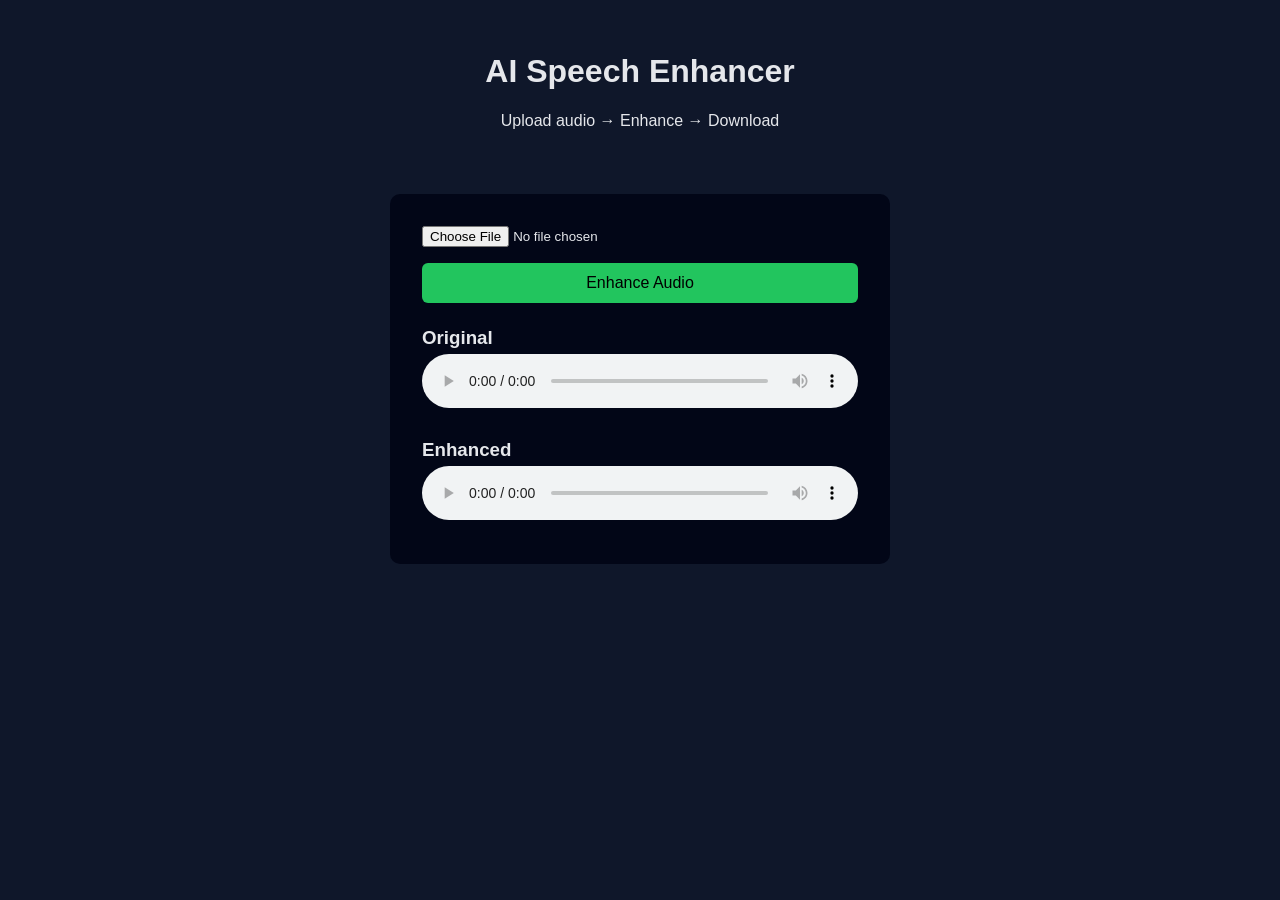
<file: docs/index.html>
<!DOCTYPE html>
<html lang="en">
<head>
  <meta charset="UTF-8" />
  <title>AI Speech Enhancer</title>
  <meta name="viewport" content="width=device-width, initial-scale=1.0" />
  <link rel="stylesheet" href="style.css" />
</head>
<body>

  <header>
    <h1>AI Speech Enhancer</h1>
    <p>Upload audio → Enhance → Download</p>
  </header>

  <main>
    <div class="card">

      <input type="file" id="audioInput" accept="audio/*" />
      <button id="enhanceBtn">Enhance Audio</button>

      <div id="status" class="status"></div>

      <div class="players">
        <div>
          <h3>Original</h3>
          <audio id="originalAudio" controls></audio>
        </div>

        <div>
          <h3>Enhanced</h3>
          <audio id="enhancedAudio" controls></audio>
          <a id="downloadLink" download="enhanced.wav">Download Enhanced Audio</a>
        </div>
      </div>

    </div>
  </main>

  <script src="script.js"></script>
</body>
</html>
</file>
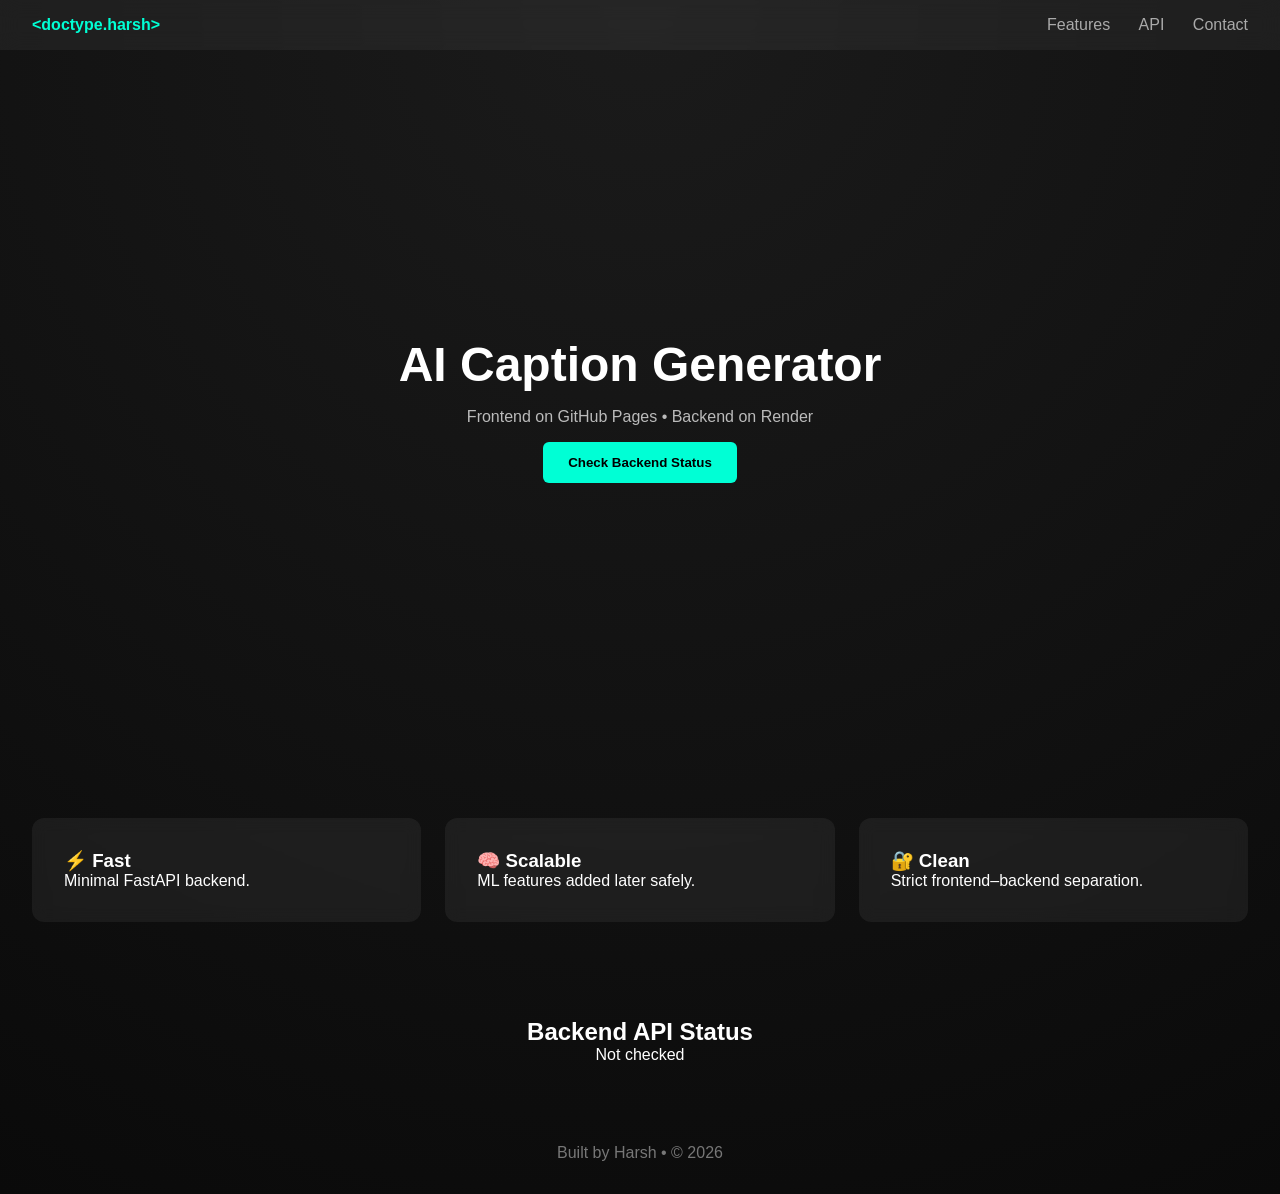
<file: frontend/index.html>
<!DOCTYPE html>
<html lang="en">
<head>
  <meta charset="UTF-8" />
  <meta name="viewport" content="width=device-width, initial-scale=1.0" />
  <title>Doctype Harsh | Caption App</title>
  <link rel="stylesheet" href="style.css" />
</head>
<body>

  <header class="navbar">
    <div class="logo">&lt;doctype.harsh&gt;</div>
    <nav>
      <a href="#features">Features</a>
      <a href="#status">API</a>
      <a href="#contact">Contact</a>
    </nav>
  </header>

  <section class="hero">
    <h1>AI Caption Generator</h1>
    <p>Frontend on GitHub Pages • Backend on Render</p>
    <button onclick="checkAPI()">Check Backend Status</button>
  </section>

  <section id="features" class="features">
    <div class="card">
      <h3>⚡ Fast</h3>
      <p>Minimal FastAPI backend.</p>
    </div>
    <div class="card">
      <h3>🧠 Scalable</h3>
      <p>ML features added later safely.</p>
    </div>
    <div class="card">
      <h3>🔐 Clean</h3>
      <p>Strict frontend–backend separation.</p>
    </div>
  </section>

  <section id="status" class="status">
    <h2>Backend API Status</h2>
    <p id="apiStatus">Not checked</p>
  </section>

  <footer id="contact">
    <p>Built by Harsh • © 2026</p>
  </footer>

  <script src="script.js"></script>
</body>
</html>
</file>
<file: docs/style.css>
* {
  box-sizing: border-box;
  font-family: Arial, sans-serif;
}

body {
  margin: 0;
  background: #0f172a;
  color: #e5e7eb;
}

header {
  text-align: center;
  padding: 2rem;
}

main {
  display: flex;
  justify-content: center;
  padding: 1rem;
}

.card {
  background: #020617;
  padding: 2rem;
  border-radius: 10px;
  max-width: 500px;
  width: 100%;
}

input[type="file"] {
  width: 100%;
  margin-bottom: 1rem;
}

button {
  width: 100%;
  padding: 0.7rem;
  background: #22c55e;
  color: #000;
  border: none;
  border-radius: 6px;
  font-size: 1rem;
  cursor: pointer;
}

button:hover {
  opacity: 0.9;
}

.status {
  margin-top: 1rem;
  font-size: 0.9rem;
}

.players {
  margin-top: 1.5rem;
}

.players h3 {
  margin-bottom: 0.3rem;
}

audio {
  width: 100%;
  margin-bottom: 0.5rem;
}

#downloadLink {
  display: none;
  color: #22c55e;
  text-decoration: none;
  font-size: 0.9rem;
}
</file>
<file: frontend/style.css>
* {
  margin: 0;
  padding: 0;
  box-sizing: border-box;
  font-family: "Segoe UI", sans-serif;
}

body {
  background: radial-gradient(circle at top, #1b1b1b, #0a0a0a);
  color: #ffffff;
}

.navbar {
  display: flex;
  justify-content: space-between;
  padding: 1rem 2rem;
  background: rgba(255, 255, 255, 0.05);
  backdrop-filter: blur(10px);
}

.logo {
  color: #00ffd5;
  font-weight: bold;
}

.navbar a {
  margin-left: 1.5rem;
  text-decoration: none;
  color: #aaa;
}

.navbar a:hover {
  color: #fff;
}

.hero {
  min-height: 80vh;
  display: flex;
  flex-direction: column;
  align-items: center;
  justify-content: center;
  text-align: center;
}

.hero h1 {
  font-size: 3rem;
}

.hero p {
  margin: 1rem 0;
  color: #bbb;
}

.hero button {
  padding: 0.8rem 1.6rem;
  border: none;
  border-radius: 6px;
  background: #00ffd5;
  color: #000;
  font-weight: bold;
  cursor: pointer;
}

.features {
  padding: 3rem 2rem;
  display: grid;
  grid-template-columns: repeat(auto-fit, minmax(250px, 1fr));
  gap: 1.5rem;
}

.card {
  background: rgba(255, 255, 255, 0.06);
  padding: 2rem;
  border-radius: 12px;
  backdrop-filter: blur(8px);
}

.status {
  text-align: center;
  padding: 3rem 2rem;
}

footer {
  text-align: center;
  padding: 2rem;
  color: #777;
}
</file>
